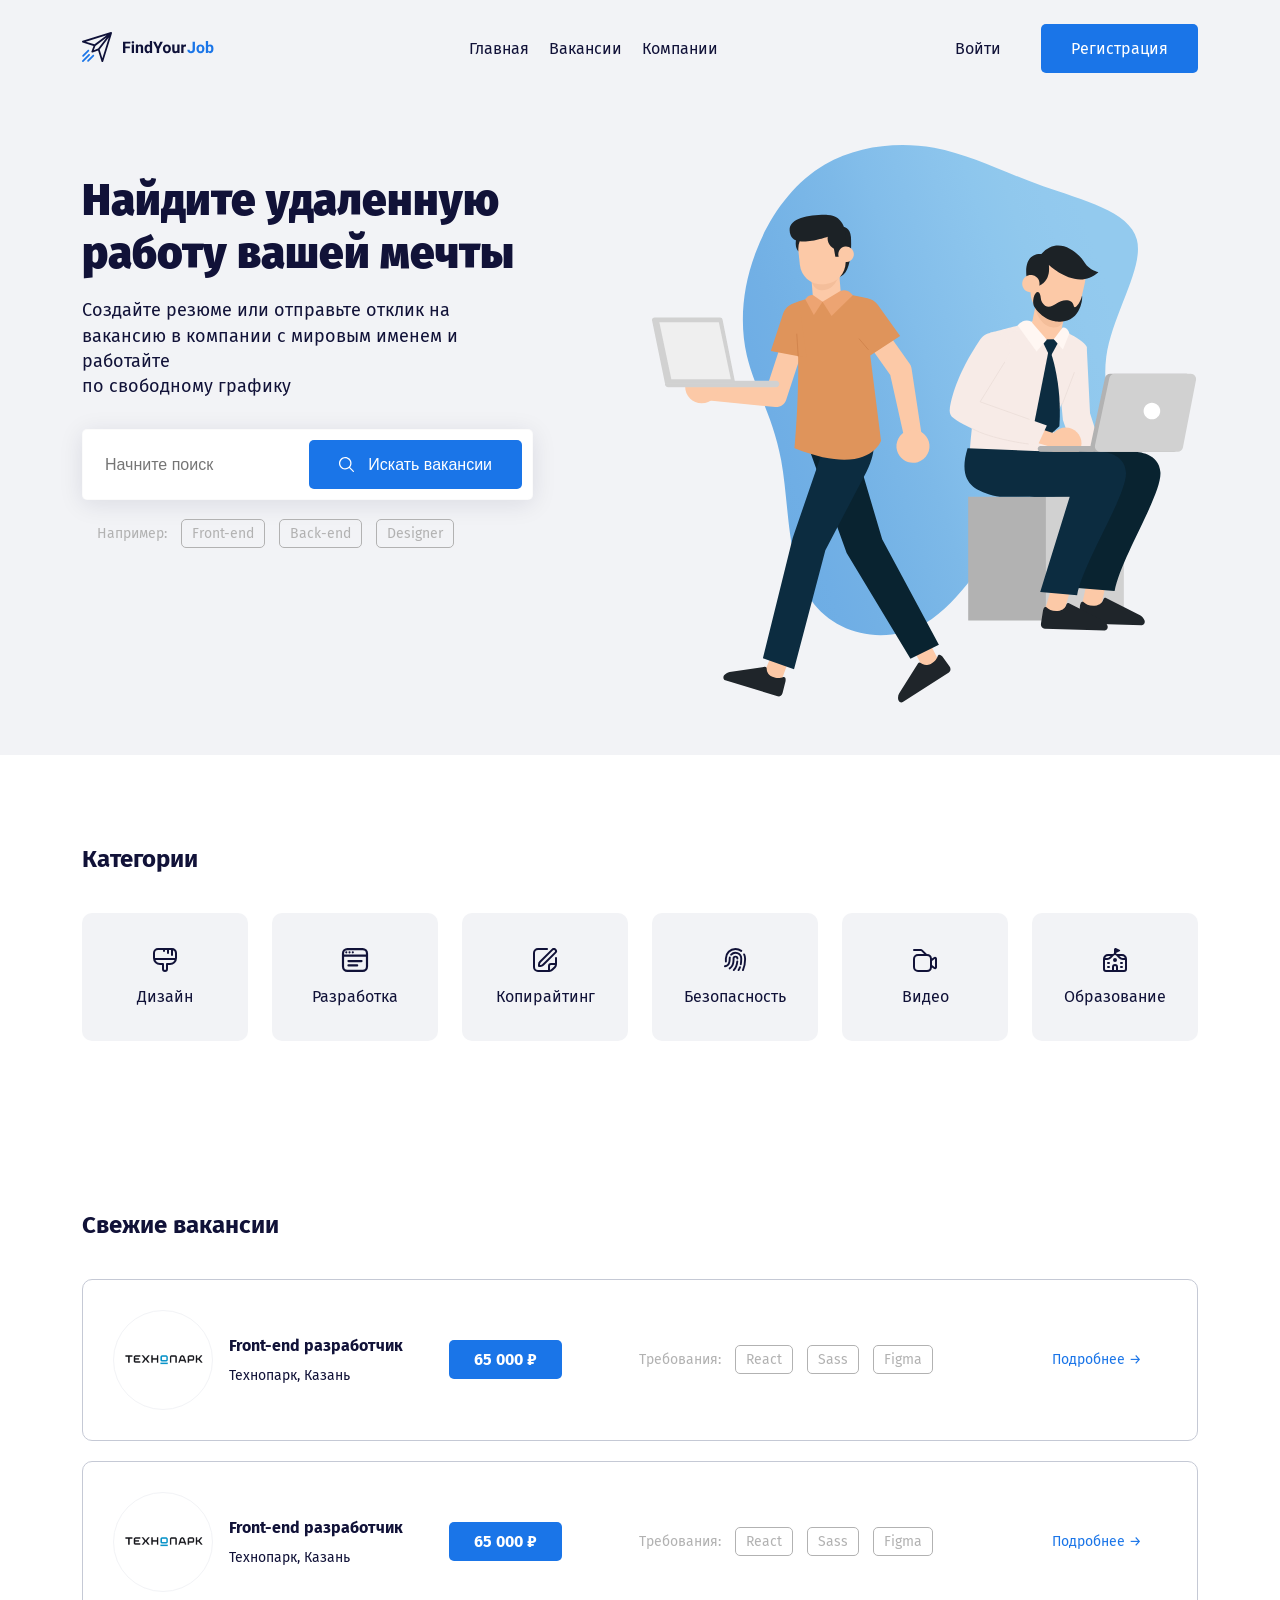
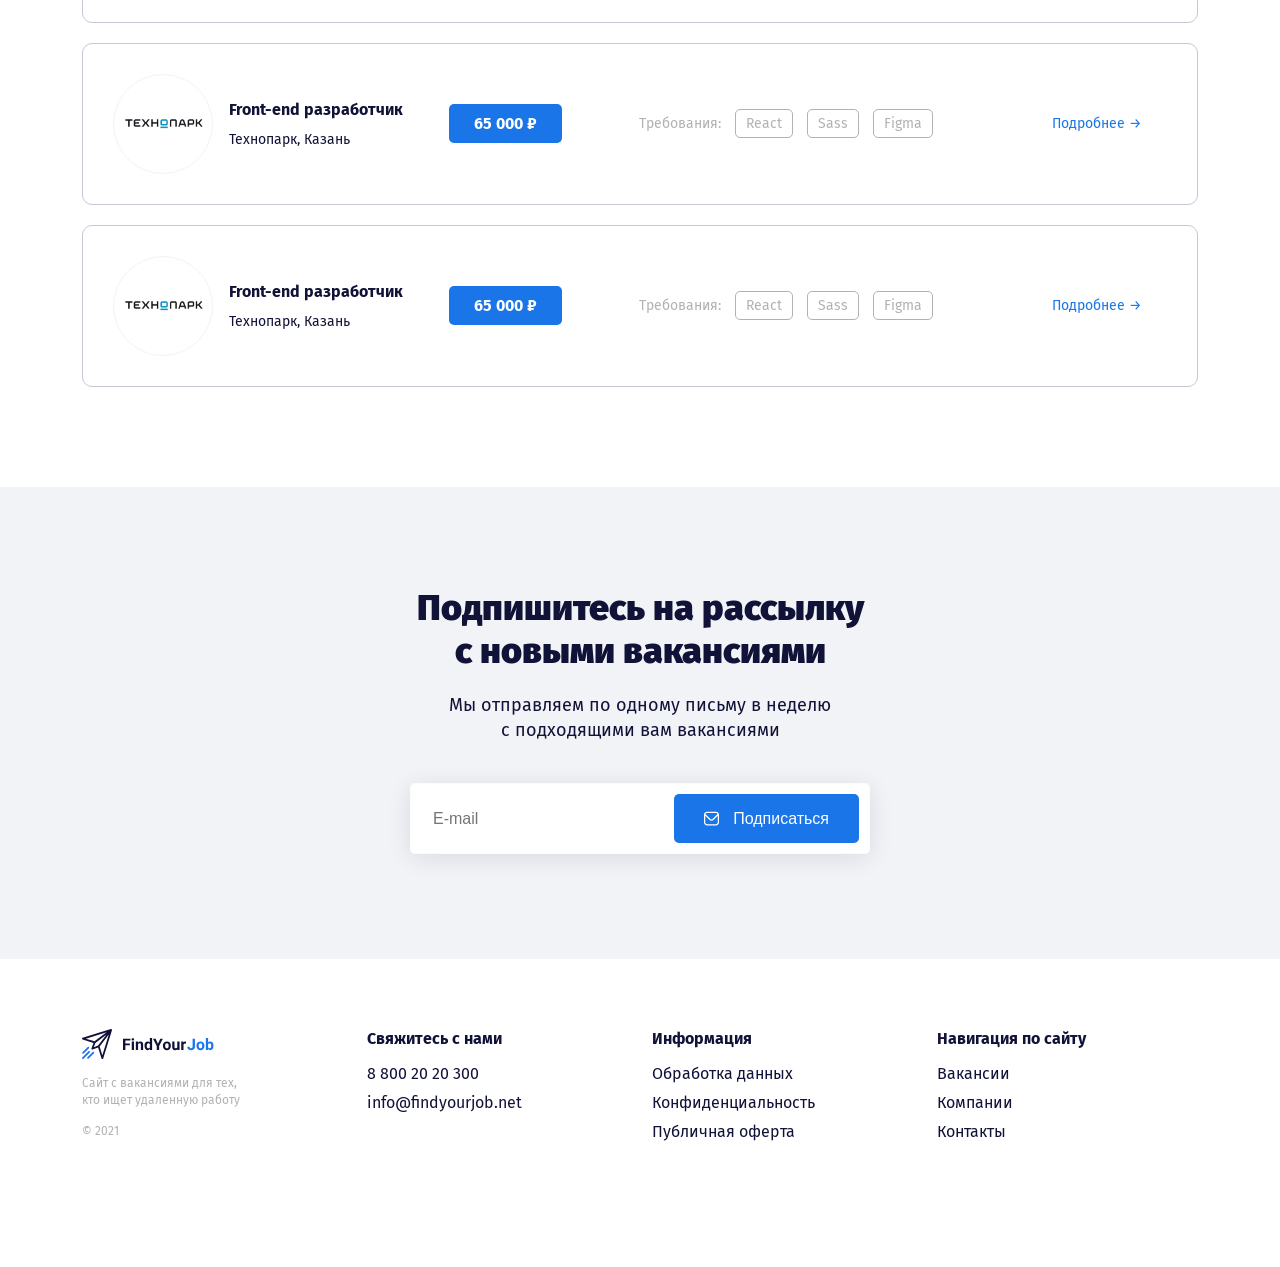
<file: index.html>
<!DOCTYPE html>
<html lang="en">
<head>
    <meta charset="UTF-8">
    <meta http-equiv="X-UA-Compatible" content="IE=edge">
    <meta name="viewport" content="width=device-width, initial-scale=1.0">
    <title>Document</title>
    <link rel="stylesheet" href="css/bootstrap-grid.min.css">
    <link rel="preconnect" href="https://fonts.gstatic.com">
    <link href="https://fonts.googleapis.com/css2?family=Fira+Sans:wght@400;700;900&display=swap" rel="stylesheet">
    <link rel="stylesheet" href="css/style.css">
</head>
<body>
    <header class="header pb-5">
        <div class="container">
            <div class="d-flex d-lg-none pt-4 align-items-center justify-content-between">
                    <a href="/" class="logo-link">
                        <img src="img/logo.svg" alt="logo">
                    </a>
                    <a href="#" class="menu-button">
                        <img src="img/menu-burger.svg" alt="menu icon">
                    </a>
            </div>
            <div class="d-flex align-items-center py-4 navbar flex-column flex-lg-row">
                <a href="#" class="close-button d-lg-none">&times;</a>
                <div class="col-2 mb-5 mb-lg-0">
                    <a href="/" class="logo-link">
                        <img src="img/logo.svg" alt="logo">                    
                    </a>
                </div>
                <!-- /.col -->
                <div class="col-lg d-flex justify-content-center mb-5 mb-lg-0">
                    <nav class="nav">
                        <ul class="menu d-flex flex-column flex-lg-row align-items-center">
                            <li class="menu-item"><a class="menu-link" href="#">Главная</a></li>
                            <li class="menu-item"><a class="menu-link" href="#">Вакансии</a></li>
                            <li class="menu-item"><a class="menu-link" href="#">Компании</a></li>
                        </ul>
                    </nav>
                </div>
                <!-- /.col -->
                <div class="col-lg-3 d-flex align-items-center justify-content-center justify-content-lg-end flex-column flex-lg-row">
                    <a href="#" class="button button-link">Войти</a>
                    <a href="#" class="button button-primary">Регистрация</a>
                </div>
                <!-- /.col -->
            </div>
            <!-- /.row -->
            <div class="row pt-5 hero">
                <div class="col-xl-5 col-lg-6">
                    <h1 class="hero-title">Найдите удаленную работу вашей мечты</h1>
                    <p class="hero-text">Создайте резюме или отправьте отклик на вакансию в&nbsp;компании с мировым именем и работайте<br /> по свободному графику</p>
                    <form action="#">
                        <div class="input-group d-flex">
                            <input type="text" class="input" placeholder="Начните поиск">
                            <button class="button button-primary">
                                <img class="button-icon" src="img/search-icon.svg" alt="search icon">
                                <span class="button-text d-none d-sm-inline-block">Искать вакансии</span>
                            </button>
                        </div>
                    </form>
                    <div class="tags-group">
                        <span class="tags-label">Например:</span>
                        <a href="#" class="tag">Front-end</a>
                        <a href="#" class="tag">Back-end</a>
                        <a href="#" class="tag">Designer</a>
                    </div>
                </div>
                <div class="col-xl-6 offset-lg-1 col-lg-5 mt-5 mt-lg-0">
                    <img src="img/hero-image.svg" alt="people" class="hero-image">
                </div>
            </div>
        </div>
        <!-- /.container -->
    </header>
    <section class="section">
        <div class="container">
            <h2 class="section-title">Категории</h2>
                <div class="row">
                    <div class="col-lg-2 col-md-4 mb-4 col-sm-6 mb-lg-0">
                        <a href="#" class="card d-flex flex-column align-items-center">
                        <svg height="24" class="card-icon">
                            <use href="img/icons.svg#brush"></use>
                        </svg>
                        <span class="card-text">Дизайн</span>
                            <!-- /.card-text --></a>
                        <!-- /.card --></div>
                    <!-- /.col -->
                    <div class="col-lg-2 col-md-4 mb-4 col-sm-6 mb-lg-0">
                        <a href="#" class="card d-flex flex-column align-items-center">
                        <svg height="24" class="card-icon">
                            <use href="img/icons.svg#browser"></use>
                        </svg>
                        <span class="card-text">Разработка</span>
                            <!-- /.card-text --></a>
                        <!-- /.card --></div>
                    <!-- /.col -->
                    <div class="col-lg-2 col-md-4 mb-4 col-sm-6 mb-lg-0">
                        <a href="#" class="card d-flex flex-column align-items-center">
                        <svg height="24" class="card-icon">
                            <use href="img/icons.svg#edit"></use>
                        </svg>
                        <span class="card-text">Копирайтинг</span>
                            <!-- /.card-text --></a>
                        <!-- /.card --></div>
                    <!-- /.col -->
                    <div class="col-lg-2 col-md-4 mb-4 col-sm-6 mb-lg-0">
                        <a href="#" class="card d-flex flex-column align-items-center">
                        <svg height="24" class="card-icon">
                            <use href="img/icons.svg#fingerprint"></use>
                        </svg>
                        <span class="card-text">Безопасность</span>
                            <!-- /.card-text --></a>
                        <!-- /.card --></div>
                    <!-- /.col -->
                    <div class="col-lg-2 col-md-4 mb-4 col-sm-6 mb-lg-0">
                        <a href="#" class="card d-flex flex-column align-items-center">
                        <svg height="24" class="card-icon">
                            <use href="img/icons.svg#camera"></use>
                        </svg>
                        <span class="card-text">Видео</span>
                            <!-- /.card-text --></a>
                        <!-- /.card --></div>
                    <!-- /.col -->
                    <div class="col-lg-2 col-md-4 mb-4 col-sm-6 mb-lg-0">
                        <a href="#" class="card d-flex flex-column align-items-center">
                            <svg height="24" class="card-icon">
                                <use href="img/icons.svg#school"></use>
                            </svg>
                            <span class="card-text">Образование</span>
                            <!-- /.card-text --></a>
                        <!-- /.card -->
                    </div>
                    <!-- /.col -->
                </div>
                <!-- /.row -->
        </div>
        <!-- /.container -->
    </section>
    <section class="section offers">
        <div class="container">
            <h2 class="section-title">Свежие вакансии</h2>
            <div class="offer d-flex align-items-center flex-column flex-lg-row">
                <div class="offer-image mb-3 mb-lg-0"></div>
                <div class="offer-title mb-3 mb-lg-0 ms-0 ms-lg-3">
                    <h3 class="offer-heading">Front-end разработчик</h3>
                    <span class="offer-place">Технопарк, Казань</span>
                </div>
                <!-- /.offer-title -->
                <span class="offer-salary mb-4 mb-lg-0">65 000 ₽</span>
                <div class="tags-group">
                    <span class="tags-label">Требования:</span>
                    <a href="#" class="tag">React</a>
                    <a href="#" class="tag">Sass</a>
                    <a href="#" class="tag">Figma</a>
                </div>
                <a href="#" class="more mt-5 mt-lg-0">Подробнее →</a>
            </div>
            <div class="offer d-flex align-items-center flex-column flex-lg-row">
                <div class="offer-image mb-3 mb-lg-0"></div>
                <div class="offer-title mb-3 mb-lg-0 ms-0 ms-lg-3">
                    <h3 class="offer-heading">Front-end разработчик</h3>
                    <span class="offer-place">Технопарк, Казань</span>
                </div>
                <!-- /.offer-title -->
                <span class="offer-salary mb-4 mb-lg-0">65 000 ₽</span>
                <div class="tags-group">
                    <span class="tags-label">Требования:</span>
                    <a href="#" class="tag">React</a>
                    <a href="#" class="tag">Sass</a>
                    <a href="#" class="tag">Figma</a>
                </div>
                <a href="#" class="more mt-5 mt-lg-0">Подробнее →</a>
            </div>
            <div class="offer d-flex align-items-center flex-column flex-lg-row">
                <div class="offer-image mb-3 mb-lg-0"></div>
                <div class="offer-title mb-3 mb-lg-0 ms-0 ms-lg-3">
                    <h3 class="offer-heading">Front-end разработчик</h3>
                    <span class="offer-place">Технопарк, Казань</span>
                </div>
                <!-- /.offer-title -->
                <span class="offer-salary mb-4 mb-lg-0">65 000 ₽</span>
                <div class="tags-group">
                    <span class="tags-label">Требования:</span>
                    <a href="#" class="tag">React</a>
                    <a href="#" class="tag">Sass</a>
                    <a href="#" class="tag">Figma</a>
                </div>
                <a href="#" class="more mt-5 mt-lg-0">Подробнее →</a>
            </div>
            <div class="offer d-flex align-items-center flex-column flex-lg-row">
                <div class="offer-image mb-3 mb-lg-0"></div>
                <div class="offer-title mb-3 mb-lg-0 ms-0 ms-lg-3">
                    <h3 class="offer-heading">Front-end разработчик</h3>
                    <span class="offer-place">Технопарк, Казань</span>
                </div>
                <!-- /.offer-title -->
                <span class="offer-salary mb-4 mb-lg-0">65 000 ₽</span>
                <div class="tags-group">
                    <span class="tags-label">Требования:</span>
                    <a href="#" class="tag">React</a>
                    <a href="#" class="tag">Sass</a>
                    <a href="#" class="tag">Figma</a>
                </div>
                <a href="#" class="more mt-5 mt-lg-0">Подробнее →</a>
            </div>
        </div>
        <!-- /.container -->
    </section>
    <section class="section subscribe">
        <div class="container">
            <form class="subscribe-form">
                <h2 class="subscribe-title">Подпишитесь на рассылку с новыми вакансиями</h2>
                <p class="subscribe-subtitle">Мы отправляем по одному письму в неделю с&nbsp;подходящими вам вакансиями</p>
                <div class="input-group d-flex">
                    <input type="text" class="input" placeholder="E-mail">
                    <button class="button button-primary">
                        <img class="button-icon" src="img/envelope.svg" alt="search icon">
                        <span class="button-text d-none d-sm-inline-block">Подписаться</span>
                    </button>
                </div>
            </form>
        </div>
        <!-- /.container -->
    </section>
    <footer class="footer">
        <div class="container">
            <div class="row">
                <div class="col-lg-3 col-sm-6 mb-4 mb-lg-0 col-7 mx-auto">
                    <img src="img/logo.svg" alt="logo" class="footer-logo">
                    <p class="footer-description">Сайт с вакансиями для тех,<br /> кто ищет удаленную работу</p>
                    <span class="footer-copyright">© 2021</span>
                </div>
                <!-- /.col-3 -->
                <div class="col-lg-3 col-sm-6 mb-4 mb-lg-0 col-7 mx-auto">
                    <h3 class="footer-title">Свяжитесь с нами</h3>
                    <ul class="footer-list">
                        <li class="footer-list-item">
                            <a href="tel:88002020300" class="footer-list-link">8 800 20 20 300</a></li>
                        <li class="footer-list-item">
                            <a href="mailto:info@findyourjob.net" class="footer-list-link">info@findyourjob.net</a></li>
                    </ul>
                </div>
                <!-- /.col-3 -->
                <div class="col-lg-3 col-sm-6 mb-4 mb-lg-0 col-7 mx-auto">
                    <h3 class="footer-title">Информация</h3>
                    <ul class="footer-list">
                        <li class="footer-list-item">
                            <a href="#" class="footer-list-link">Обработка данных</a>
                        </li>
                        <li class="footer-list-item">
                            <a href="#" class="footer-list-link">Конфиденциальность</a>
                        </li>
                        <li class="footer-list-item">
                            <a href="#" class="footer-list-link">Публичная оферта</a>
                        </li>
                    </ul>
                </div>
                <!-- /.col-3 -->
                <div class="col-lg-3 col-sm-6 mb-4 mb-lg-0 col-7 mx-auto">
                    <h3 class="footer-title">Навигация по сайту</h3>
                    <ul class="footer-list">
                        <li class="footer-list-item">
                            <a href="#" class="footer-list-link">Вакансии</a>
                        </li>
                        <li class="footer-list-item">
                            <a href="#" class="footer-list-link">Компании</a>
                        </li>
                        <li class="footer-list-item">
                            <a href="#" class="footer-list-link">Контакты</a>
                        </li>
                    </ul>
                </div>
                <!-- /.col-3 -->
            </div>
            <!-- /.row -->
        </div>
        <!-- /.container -->
    </footer>
    <script src="js/main.js"></script>
</body>
</html>
</file>
<file: css/style.css>
*,
*:before,
*:after {
  box-sizing: border-box;
}

body {
  font-family: "Fira Sans", sans-serif;
  font-size: 16px;
  color: #111238;
  margin: 0;
}

img {
  max-width: 100%;
}

.header {
  background: #f2f3f6;
}

.menu {
  list-style: none;
  padding: 0;
  margin: 0;
}

.menu-item:not(:last-child) {
  margin-right: 20px;
}

.menu-link {
  color: #111238;
  text-decoration: none;
}

.button {
  text-decoration: none;
  display: inline-block;
  border: none;
  font-size: 16px;
}

.button-icon {
  vertical-align: middle;
}

.button-text {
  vertical-align: middle;
  margin-left: 10px;
}

.button-link {
  color: #111238;
  text-decoration: none;
  padding: 10px;
  margin-right: 30px;
}

.button-primary {
  background: #1a75e8;
  border-radius: 5px;
  padding: 15px 30px;
  color: #fff;
}

.hero-title {
  font-weight: 900;
  font-size: 44px;
  line-height: 53px;
  margin-bottom: 15px;
}

.hero-text {
  font-size: 18px;
  line-height: 140%;
  margin-bottom: 30px;
}

.input-group {
  background: #ffffff;
  border: 1px solid rgba(209, 209, 209, 0.1);
  box-shadow: 0px 4px 25px rgba(15, 17, 56, 0.1);
  border-radius: 5px;
  padding: 10px;
  margin-bottom: 25px;
}

.input {
  border: none;
  background-color: #fff;
  flex-grow: 1;
  font-size: 16px;
  line-height: 19px;
}

.input:focus {
  outline: 1px dotted #666;
}

.input::-webkit-input-placeholder {
  padding-left: 10px;
}

.tags-group {
  color: #b2b2b2;
  padding-left: 15px;
  font-size: 14px;
  line-height: 17px;
}

.tag {
  color: #b2b2b2;
  text-decoration: none;
  padding: 5px 10px;
  margin-left: 10px;
  border: 1px solid #b2b2b2;
  border-radius: 5px;
}

.section {
  padding-top: 70px;
  padding-bottom: 80px;
}

.section-title {
  margin-bottom: 40px;
}

.card {
  text-decoration: none;
  color: #111238;
  background: #f2f3f6;
  border-radius: 10px;
  padding: 35px;
  transition: background 0.2s, color 0.2s;
}

.card:hover {
  background-color: #1a75e8;
  color: #fff;
}

.card:hover .card-icon {
  fill: #fff;
}

.card-icon {
  fill: #111238;
  margin-bottom: 15px;
  transition: fill 0.2s;
}

.offer {
  border: 1px solid #c5c9d5;
  border-radius: 10px;
  padding: 30px;
  margin-bottom: 20px;
}

.offer-image {
  width: 100px;
  height: 100px;
  border-radius: 50%;
  border: 1px solid #f2f3f6;
  background: #fff url(../img/logo-company.png) no-repeat center / contain;
}

.offer-heading {
  font-weight: bold;
  font-size: 16px;
  line-height: 19px;
  margin-bottom: 10px;
  margin-top: 0;
}

.offer-place {
  font-size: 14px;
  line-height: 17px;
}

.offer-salary {
  margin-left: 46px;
  margin-right: 62px;
  font-weight: bold;
  font-size: 16px;
  line-height: 19px;
  color: #fff;
  background: #1a75e8;
  border-radius: 5px;
  padding: 10px 25px;
}

.more {
  color: #1a75e8;
  font-size: 14px;
  line-height: 17px;
  text-decoration: none;
  margin-left: auto;
  margin-right: 25px;
}

.subscribe {
  background: #f2f3f6;
}

.subscribe-form {
  max-width: 460px;
  margin: auto;
  text-align: center;
}

.subscribe-title {
  font-weight: 900;
  font-size: 36px;
  line-height: 43px;
  margin-bottom: 20px;
}

.subscribe-subtitle {
  font-size: 18px;
  line-height: 140%;
  margin-bottom: 40px;
}

.footer {
  padding-top: 70px;
  padding-bottom: 100px;
}

.footer-title {
  font-size: 16px;
  line-height: 19px;
  font-weight: bold;
  margin-top: 0;
  color: #111238;
}

.footer-copyright {
  color: #b2b2b2;
  font-size: 12px;
  line-height: 140%;
}

.footer-description {
  color: #b2b2b2;
  font-size: 12px;
  line-height: 140%;
}

.footer-list {
  list-style: none;
  padding-left: 0;
}

.footer-list-item {
  padding-bottom: 10px;
}

.footer-list-link {
  text-decoration: none;
  color: #111238;
  font-size: 16px;
  line-height: 19px;
}

@media (max-width: 1200px) {
  .offer-salary {
    margin-left: 30px;
    margin-right: 30px;
  }

  .more {
    margin-right: 0;
  }
}

@media (max-width: 991px) {
  .offer-title {
    text-align: center;
  }

  .more {
    margin-right: auto;
    margin-left: auto;
  }

  .tag {
    margin-right: 10px;
    margin-left: 10px;
  }

  .navbar {
    position: fixed;
    left: 0;
    top: 0;
    width: 100%;
    height: 100%;
    background-color: #fff;
    transform: translateX(-100%);
    transition: transform 0.3s;
  }

  .is-open {
    transform: translateX(0);
  }

  .menu-item:not(:last-child) {
    margin-right: 0;
  }

  .button-link {
    margin-right: 0;
  }

  .close-button {
    position: fixed;
    top: 10px;
    right: 10px;
    text-align: right;
    text-decoration: none;
    font-size: 30px;
    padding: 40px;
  }
}

@media (max-width: 576px) {
  .hero {
    text-align: center;
  }

  .hero-title {
    font-size: 24px;
    line-height: 29px;
  }

  .hero-text {
    font-size: 16px;
  }

  .tags-label {
    display: block;
    margin-bottom: 20px;
    text-align: center;
  }

  .section-title {
    text-align: center;
  }

  .card {
    max-width: 250px;
    margin: auto;
  }

  .footer {
    text-align: center;
  }
}
</file>
